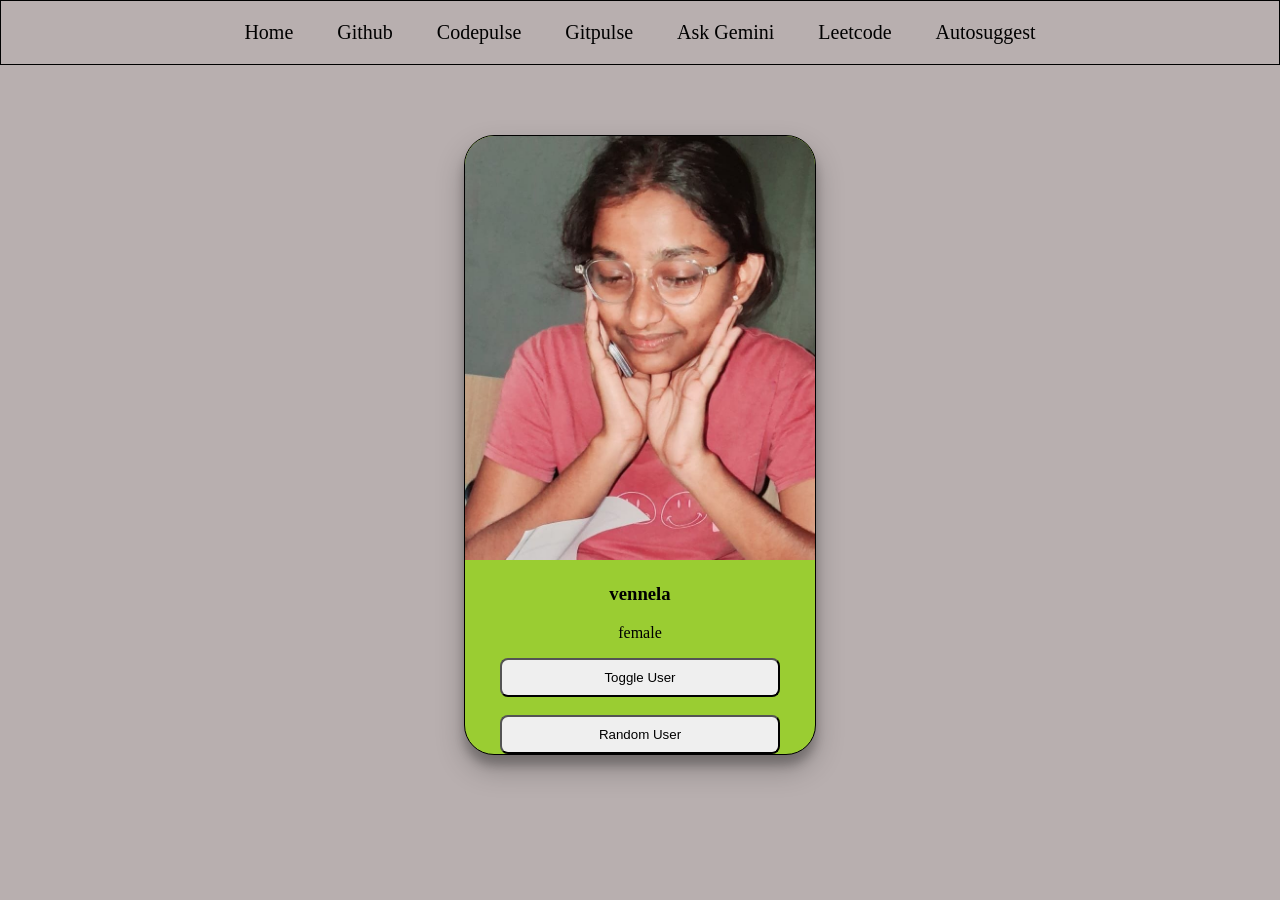
<file: src/main/resources/static/index.html>
<!DOCTYPE html>
<html lang="en">
<head>
    <meta charset="UTF-8">
    <meta name="viewport" content="width=device-width, initial-scale=1.0">
    <title>Auto Suggest</title>
    <link rel="stylesheet" href="index.css">
</head>
<body>
    <!-- <h1>Hello World!</h1> -->
     <div class="navbar">
        <a href="">Home</a>
        <a href="https://github.com/">Github</a>
        <a href="codeforces-stats.html" target="_blank">Codepulse</a>
        <a href="gitpulse.html" target="_blank">Gitpulse</a>
        <a href="ask-gemini.html" target="_blank">Ask Gemini</a>
        <a href="leetcode-stats.html" target="_blank">Leetcode</a>
        <a href="autosuggest.html" target="_blank">Autosuggest</a>
        <!-- <a href="">Leetcode</a> -->
        <!-- <a href="">Autosuggest</a> -->
     </div>

     <div class="card">
        <img id="user-image" src="venni.jpeg" alt="image not found">
        <h3 id="user-name">vennela</h3>
        <p id="user-gender">female</p>

        <button onclick="toggleUser()" >Toggle User</button>
        <br>
        <br>
        <button onclick="randomUser()"> Random User</button>
     </div>
    
</body>
</html>
</file>
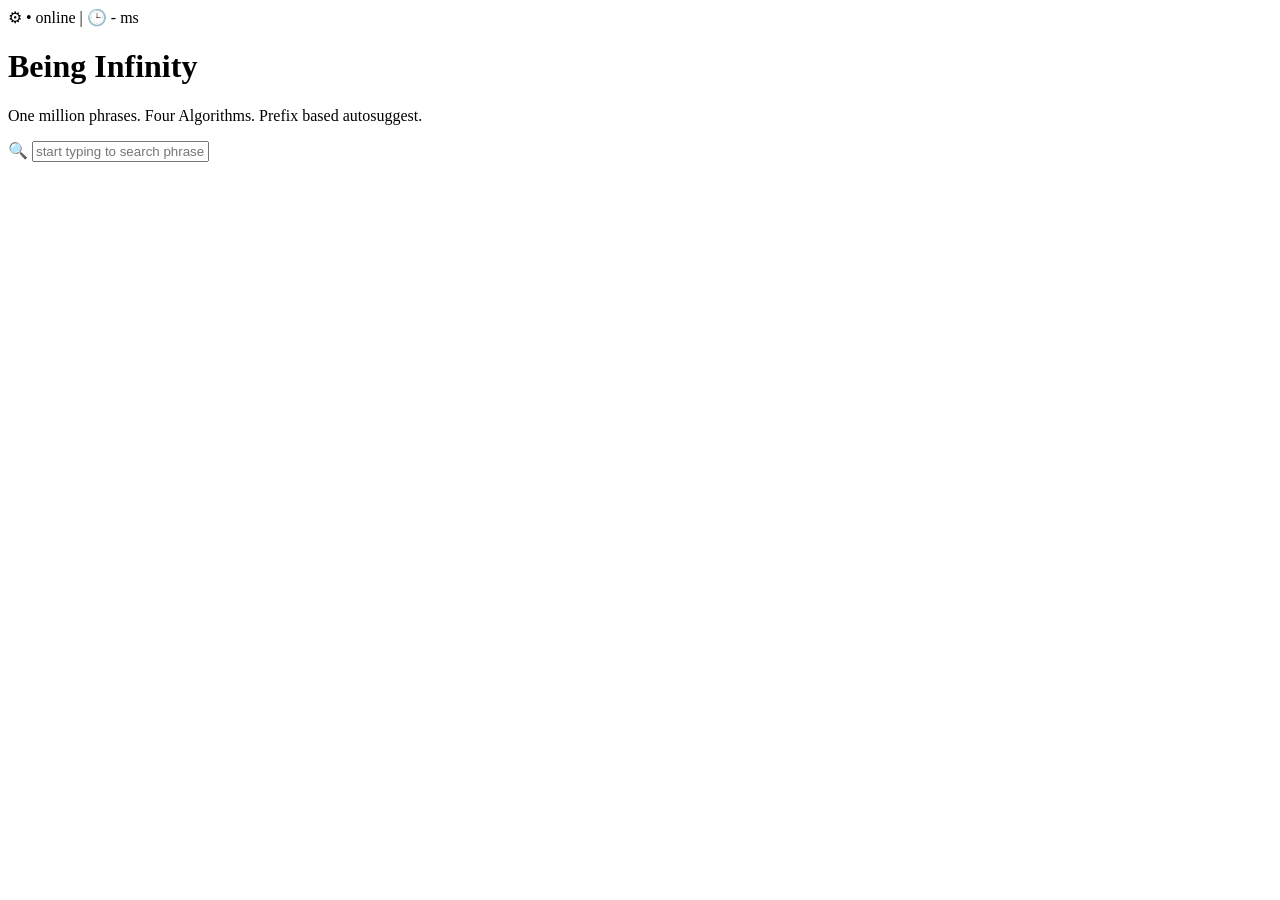
<file: src/main/resources/static/autosuggest.html>
<!DOCTYPE html>
<html lang="en">
<head>
    <meta charset="UTF-8">
    <meta name="viewport" content="width=device-width, initial-scale=1.0">
    <title>Document</title>
    
<body>
    <span>&#9881;</span>
    <span>&#x2022; online | &#x1F552; - ms</span>

    <h1>Being Infinity</h1>
    <p>One million phrases. Four Algorithms.
        Prefix based autosuggest.
    </p>
    <span>&#128269;</span>
    <input type="text" placeholder="start typing to search phrases..">
    <script src="index.js"></script>
</body>
</html>
</file>
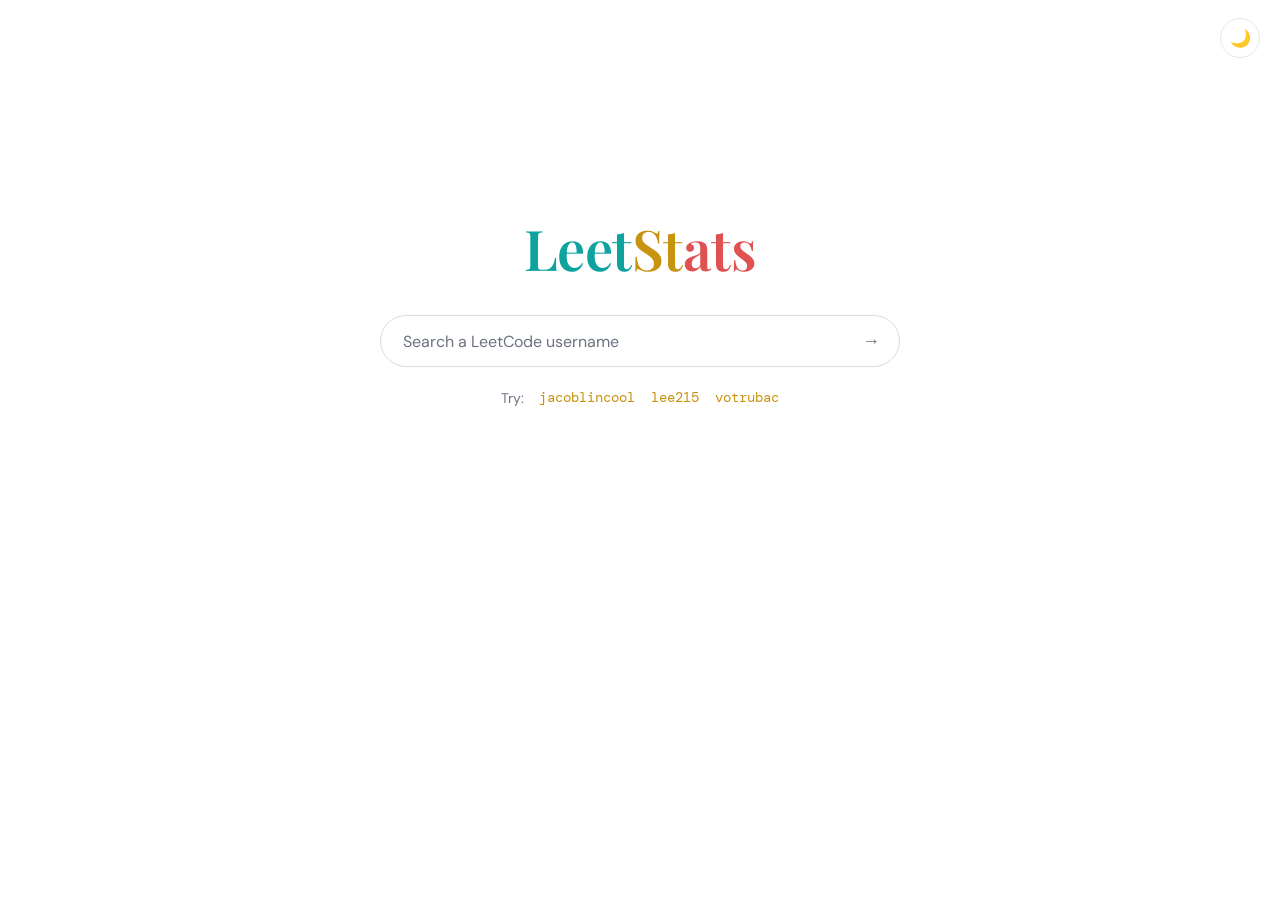
<file: src/main/resources/static/leetcode-stats.html>
<!DOCTYPE html>
<html lang="en" data-theme="light">
<head>
<meta charset="UTF-8">
<meta name="viewport" content="width=device-width, initial-scale=1.0">
<title>LeetStats</title>
<link rel="preconnect" href="https://fonts.googleapis.com">
<link rel="preconnect" href="https://fonts.gstatic.com" crossorigin>
<link href="https://fonts.googleapis.com/css2?family=Playfair+Display:wght@600&family=DM+Sans:wght@400;500;700&family=DM+Mono:wght@400;500&display=swap" rel="stylesheet">
<style>
  :root, [data-theme="light"] {
    --bg: #ffffff;
    --text: #1f2328;
    --muted: #6b7280;
    --line: #e5e7eb;
    --surface: #ffffff;
    --input-border: #dadce0;
    --input-shadow: rgba(32, 33, 36, 0.12);
    --track: #f0f1f3;
    --easy: #0fa39e;
    --medium: #c8930f;
    --hard: #e05252;
    --accent: #c8930f;
    --card-shadow: 0 1px 3px rgba(32, 33, 36, 0.08), 0 8px 28px rgba(32, 33, 36, 0.06);
  }
  [data-theme="dark"] {
    --bg: #0a0b0d;
    --text: #e9e7e2;
    --muted: #8b8f98;
    --line: rgba(255, 255, 255, 0.09);
    --surface: #121418;
    --input-border: rgba(255, 255, 255, 0.14);
    --input-shadow: rgba(0, 0, 0, 0.5);
    --track: rgba(255, 255, 255, 0.08);
    --easy: #3ddad7;
    --medium: #e3b341;
    --hard: #ff6b6b;
    --accent: #e3b341;
    --card-shadow: 0 20px 50px rgba(0, 0, 0, 0.45);
  }

  * { margin: 0; padding: 0; box-sizing: border-box; }

  html, body { height: 100%; }

  body {
    background: var(--bg);
    color: var(--text);
    font-family: "DM Sans", system-ui, sans-serif;
    display: flex;
    flex-direction: column;
    align-items: center;
    transition: background 0.25s, color 0.25s;
  }

  /* theme toggle, top right */
  .theme-toggle {
    position: fixed;
    top: 18px;
    right: 20px;
    width: 40px;
    height: 40px;
    border-radius: 50%;
    border: 1px solid var(--line);
    background: var(--surface);
    color: var(--text);
    font-size: 17px;
    cursor: pointer;
    display: flex;
    align-items: center;
    justify-content: center;
    transition: background 0.25s, border-color 0.25s, transform 0.15s;
    z-index: 10;
  }
  .theme-toggle:hover { transform: scale(1.06); }
  .theme-toggle:focus-visible { outline: 2px solid var(--accent); outline-offset: 2px; }

  main {
    width: 100%;
    max-width: 640px;
    padding: 0 24px 64px;
    display: flex;
    flex-direction: column;
    align-items: center;
    /* Google-style: sits a bit above vertical center when idle */
    margin-top: clamp(96px, 24vh, 210px);
    transition: margin-top 0.45s cubic-bezier(0.3, 0.8, 0.3, 1);
  }
  body.has-result main { margin-top: 72px; }

  .wordmark {
    font-family: "Playfair Display", serif;
    font-weight: 600;
    font-size: clamp(40px, 8vw, 56px);
    letter-spacing: -0.01em;
    margin-bottom: 30px;
    user-select: none;
  }
  .wordmark .l { color: var(--easy); }
  .wordmark .e { color: var(--medium); }
  .wordmark .t { color: var(--hard); }

  /* search */
  .search {
    width: 100%;
    max-width: 520px;
    display: flex;
    align-items: center;
    gap: 12px;
    background: var(--surface);
    border: 1px solid var(--input-border);
    border-radius: 999px;
    padding: 0 8px 0 22px;
    height: 52px;
    transition: box-shadow 0.2s, border-color 0.2s, background 0.25s;
  }
  .search:focus-within {
    box-shadow: 0 2px 10px var(--input-shadow);
    border-color: transparent;
  }
  [data-theme="dark"] .search:focus-within { border-color: var(--accent); box-shadow: none; }

  .search input {
    flex: 1;
    min-width: 0;
    border: none;
    outline: none;
    background: transparent;
    color: var(--text);
    font-family: "DM Mono", monospace;
    font-size: 16px;
  }
  .search input::placeholder { color: var(--muted); font-family: "DM Sans", sans-serif; }

  .search button {
    border: none;
    background: transparent;
    color: var(--muted);
    font-size: 18px;
    width: 40px;
    height: 40px;
    border-radius: 50%;
    cursor: pointer;
    display: flex;
    align-items: center;
    justify-content: center;
    transition: color 0.15s, background 0.15s;
  }
  .search button:hover { color: var(--accent); background: var(--track); }
  .search button:focus-visible { outline: 2px solid var(--accent); outline-offset: 1px; }
  .search button:disabled { opacity: 0.45; cursor: wait; }

  .try {
    margin-top: 20px;
    font-size: 14px;
    color: var(--muted);
    display: flex;
    gap: 14px;
    align-items: center;
    flex-wrap: wrap;
    justify-content: center;
  }
  .try button {
    background: none;
    border: none;
    padding: 2px 1px;
    color: var(--accent);
    font-family: "DM Mono", monospace;
    font-size: 13.5px;
    cursor: pointer;
    border-bottom: 1px dashed transparent;
    transition: border-color 0.15s;
  }
  .try button:hover { border-bottom-color: var(--accent); }
  .try button:focus-visible { outline: 2px solid var(--accent); outline-offset: 2px; }

  /* states */
  .loader {
    margin-top: 52px;
    width: 34px; height: 34px;
    border: 3px solid var(--track);
    border-top-color: var(--accent);
    border-radius: 50%;
    animation: spin 0.8s linear infinite;
  }
  @keyframes spin { to { transform: rotate(360deg); } }

  .error {
    margin-top: 44px;
    text-align: center;
    color: var(--muted);
    font-size: 14.5px;
    line-height: 1.6;
    max-width: 420px;
  }
  .error b { color: var(--hard); font-weight: 700; display: block; margin-bottom: 4px; }

  /* card */
  .card {
    width: 100%;
    margin-top: 44px;
    background: var(--surface);
    border: 1px solid var(--line);
    border-radius: 18px;
    padding: 30px 34px;
    box-shadow: var(--card-shadow);
    animation: rise 0.45s cubic-bezier(0.2, 0.7, 0.3, 1) both;
    transition: background 0.25s, border-color 0.25s;
  }
  @keyframes rise {
    from { opacity: 0; transform: translateY(14px); }
    to   { opacity: 1; transform: translateY(0); }
  }

  .card-head {
    display: flex;
    justify-content: space-between;
    align-items: baseline;
    gap: 10px;
    flex-wrap: wrap;
    margin-bottom: 26px;
  }
  .card-head a {
    font-family: "Playfair Display", serif;
    font-size: 23px;
    font-weight: 600;
    color: var(--text);
    text-decoration: none;
  }
  .card-head a:hover { color: var(--accent); }
  .card-head .rank {
    font-family: "DM Mono", monospace;
    font-size: 13px;
    color: var(--muted);
  }
  .card-head .rank b { color: var(--accent); font-weight: 500; }

  .card-body {
    display: grid;
    grid-template-columns: 168px 1fr;
    gap: 34px;
    align-items: center;
  }

  .ring-wrap { position: relative; width: 168px; height: 168px; margin: 0 auto; }
  .ring-wrap svg { transform: rotate(-90deg); display: block; }
  .ring-track { fill: none; stroke: var(--track); stroke-width: 9; }
  .ring-fill {
    fill: none;
    stroke: var(--accent);
    stroke-width: 9;
    stroke-linecap: round;
    transition: stroke-dashoffset 1.1s cubic-bezier(0.3, 0.8, 0.3, 1), stroke 0.25s;
  }
  .ring-center {
    position: absolute; inset: 0;
    display: flex; flex-direction: column;
    align-items: center; justify-content: center;
  }
  .ring-center .big {
    font-family: "DM Mono", monospace;
    font-size: 36px;
    line-height: 1;
  }
  .ring-center .small {
    color: var(--muted);
    font-size: 11.5px;
    margin-top: 6px;
    letter-spacing: 0.06em;
    text-transform: uppercase;
  }

  .bars { display: flex; flex-direction: column; gap: 18px; }
  .bar-top {
    display: flex;
    justify-content: space-between;
    align-items: baseline;
    margin-bottom: 7px;
  }
  .bar-top .label {
    font-size: 12.5px;
    font-weight: 700;
    letter-spacing: 0.09em;
    text-transform: uppercase;
  }
  .bar-top .nums {
    font-family: "DM Mono", monospace;
    font-size: 13px;
    color: var(--muted);
  }
  .bar-top .nums b { color: var(--text); font-weight: 500; }
  .bar-track { height: 7px; border-radius: 99px; background: var(--track); overflow: hidden; }
  .bar-fill { height: 100%; width: 0; border-radius: 99px; transition: width 1.1s cubic-bezier(0.3, 0.8, 0.3, 1); }
  .easy   .label { color: var(--easy); }   .easy   .bar-fill { background: var(--easy); }
  .medium .label { color: var(--medium); } .medium .bar-fill { background: var(--medium); }
  .hard   .label { color: var(--hard); }   .hard   .bar-fill { background: var(--hard); }

  .hidden { display: none !important; }

  @media (max-width: 540px) {
    .card { padding: 24px 20px; }
    .card-body { grid-template-columns: 1fr; gap: 26px; }
  }

  @media (prefers-reduced-motion: reduce) {
    * { animation: none !important; transition: none !important; }
  }
</style>
</head>
<body>
  <button class="theme-toggle" id="theme-toggle" aria-label="Switch theme" title="Switch theme">🌙</button>

  <main>
    <h1 class="wordmark"><span class="l">Leet</span><span class="e">St</span><span class="t">ats</span></h1>

    <div class="search">
      <input id="username" type="text" placeholder="Search a LeetCode username" autocomplete="off" spellcheck="false" aria-label="LeetCode username">
      <button id="go" aria-label="Fetch stats" title="Fetch stats">→</button>
    </div>

    <div class="try">
      <span>Try:</span>
      <button data-u="jacoblincool">jacoblincool</button>
      <button data-u="lee215">lee215</button>
      <button data-u="votrubac">votrubac</button>
    </div>

    <div id="loading" class="loader hidden" role="status" aria-label="Loading"></div>

    <div id="error" class="error hidden" role="alert">
      <b>Couldn't fetch that profile</b>
      <span id="error-msg"></span>
    </div>

    <section id="card" class="card hidden" aria-live="polite">
      <div class="card-head">
        <a id="profile-link" href="#" target="_blank" rel="noopener"></a>
        <span class="rank">Rank <b id="ranking">—</b></span>
      </div>
      <div class="card-body">
        <div class="ring-wrap">
          <svg width="168" height="168" viewBox="0 0 168 168" aria-hidden="true">
            <circle class="ring-track" cx="84" cy="84" r="74"></circle>
            <circle class="ring-fill" id="ring" cx="84" cy="84" r="74"></circle>
          </svg>
          <div class="ring-center">
            <div class="big" id="total-solved">0</div>
            <div class="small" id="total-label">solved</div>
          </div>
        </div>
        <div class="bars">
          <div class="bar-row easy">
            <div class="bar-top"><span class="label">Easy</span>
              <span class="nums"><b id="easy-solved">0</b> / <span id="easy-total">0</span></span></div>
            <div class="bar-track"><div class="bar-fill" id="easy-bar"></div></div>
          </div>
          <div class="bar-row medium">
            <div class="bar-top"><span class="label">Medium</span>
              <span class="nums"><b id="medium-solved">0</b> / <span id="medium-total">0</span></span></div>
            <div class="bar-track"><div class="bar-fill" id="medium-bar"></div></div>
          </div>
          <div class="bar-row hard">
            <div class="bar-top"><span class="label">Hard</span>
              <span class="nums"><b id="hard-solved">0</b> / <span id="hard-total">0</span></span></div>
            <div class="bar-track"><div class="bar-fill" id="hard-bar"></div></div>
          </div>
        </div>
      </div>
    </section>
  </main>

<script>
(function () {
  "use strict";

  /* ---------- theme ---------- */
  var root = document.documentElement;
  var toggle = document.getElementById("theme-toggle");
  var prefersDark = window.matchMedia("(prefers-color-scheme: dark)").matches;
  setTheme(prefersDark ? "dark" : "light");

  function setTheme(t) {
    root.setAttribute("data-theme", t);
    toggle.textContent = t === "dark" ? "☀️" : "🌙";
  }
  toggle.addEventListener("click", function () {
    setTheme(root.getAttribute("data-theme") === "dark" ? "light" : "dark");
  });

  /* ---------- elements ---------- */
  var input = document.getElementById("username");
  var goBtn = document.getElementById("go");
  var loadingEl = document.getElementById("loading");
  var errorEl = document.getElementById("error");
  var errorMsg = document.getElementById("error-msg");
  var cardEl = document.getElementById("card");

  var RING_R = 74;
  var RING_C = 2 * Math.PI * RING_R;
  var ring = document.getElementById("ring");
  ring.setAttribute("stroke-dasharray", RING_C);
  ring.setAttribute("stroke-dashoffset", RING_C);

  /* ---------- data sources (tried in order) ---------- */
  var SOURCES = [
    {
      url: function (u) { return "https://leetcode-api-faisalshohag.vercel.app/" + encodeURIComponent(u); },
      parse: function (d) {
        if (!d || d.errors || d.totalSolved === undefined) return null;
        return pick(d);
      }
    },
    {
      url: function (u) { return "https://alfa-leetcode-api.onrender.com/userProfile/" + encodeURIComponent(u); },
      parse: function (d) {
        if (!d || d.errors || d.totalSolved === undefined) return null;
        return pick(d);
      }
    },
    {
      url: function (u) { return "https://leetcode-stats-api.herokuapp.com/" + encodeURIComponent(u); },
      parse: function (d) {
        if (!d || d.status !== "success") return null;
        return pick(d);
      }
    }
  ];

  function pick(d) {
    return {
      totalSolved: d.totalSolved, totalQuestions: d.totalQuestions,
      easySolved: d.easySolved, totalEasy: d.totalEasy,
      mediumSolved: d.mediumSolved, totalMedium: d.totalMedium,
      hardSolved: d.hardSolved, totalHard: d.totalHard,
      ranking: d.ranking
    };
  }

  function fetchWithTimeout(url, ms) {
    var ctrl = new AbortController();
    var t = setTimeout(function () { ctrl.abort(); }, ms);
    return fetch(url, { signal: ctrl.signal })
      .then(function (r) { return r.json(); })
      .finally(function () { clearTimeout(t); });
  }

  function fetchStats(username) {
    var i = 0;
    function tryNext() {
      if (i >= SOURCES.length) return Promise.reject(new Error("all sources failed"));
      var src = SOURCES[i++];
      return fetchWithTimeout(src.url(username), 12000)
        .then(function (json) {
          var parsed = src.parse(json);
          return parsed || tryNext();
        })
        .catch(function () { return tryNext(); });
    }
    return tryNext();
  }

  /* ---------- rendering ---------- */
  function fmt(n) {
    if (n === null || n === undefined || isNaN(n)) return "—";
    return Number(n).toLocaleString("en-US");
  }

  function countUp(el, target, ms) {
    var reduce = window.matchMedia("(prefers-reduced-motion: reduce)").matches;
    if (reduce || !target) { el.textContent = fmt(target || 0); return; }
    var start = performance.now();
    (function step(now) {
      var p = Math.min(((now || performance.now()) - start) / ms, 1);
      var eased = 1 - Math.pow(1 - p, 3);
      el.textContent = fmt(Math.round(target * eased));
      if (p < 1) requestAnimationFrame(step);
    })();
  }

  function setBar(id, solved, total) {
    var pct = total > 0 ? (solved / total) * 100 : 0;
    document.getElementById(id).style.width = Math.max(pct, solved > 0 ? 2 : 0) + "%";
  }

  function render(username, s) {
    var link = document.getElementById("profile-link");
    link.textContent = username;
    link.href = "https://leetcode.com/u/" + encodeURIComponent(username) + "/";

    document.getElementById("ranking").textContent = "#" + fmt(s.ranking);
    document.getElementById("total-label").textContent = "of " + fmt(s.totalQuestions);
    document.getElementById("easy-solved").textContent = fmt(s.easySolved);
    document.getElementById("easy-total").textContent = fmt(s.totalEasy);
    document.getElementById("medium-solved").textContent = fmt(s.mediumSolved);
    document.getElementById("medium-total").textContent = fmt(s.totalMedium);
    document.getElementById("hard-solved").textContent = fmt(s.hardSolved);
    document.getElementById("hard-total").textContent = fmt(s.totalHard);

    document.body.classList.add("has-result");
    cardEl.classList.remove("hidden");

    requestAnimationFrame(function () {
      requestAnimationFrame(function () {
        countUp(document.getElementById("total-solved"), s.totalSolved, 1100);
        var pct = s.totalQuestions > 0 ? s.totalSolved / s.totalQuestions : 0;
        ring.setAttribute("stroke-dashoffset", RING_C * (1 - pct));
        setBar("easy-bar", s.easySolved, s.totalEasy);
        setBar("medium-bar", s.mediumSolved, s.totalMedium);
        setBar("hard-bar", s.hardSolved, s.totalHard);
      });
    });
  }

  function resetCard() {
    ring.setAttribute("stroke-dashoffset", RING_C);
    ["easy-bar", "medium-bar", "hard-bar"].forEach(function (id) {
      document.getElementById(id).style.width = "0";
    });
    document.getElementById("total-solved").textContent = "0";
  }

  /* ---------- flow ---------- */
  var busy = false;

  function lookup(username) {
    username = (username || "").trim();
    if (!username || busy) return;
    busy = true;

    input.value = username;
    goBtn.disabled = true;
    errorEl.classList.add("hidden");
    cardEl.classList.add("hidden");
    resetCard();
    loadingEl.classList.remove("hidden");

    fetchStats(username)
      .then(function (stats) {
        loadingEl.classList.add("hidden");
        render(username, stats);
      })
      .catch(function () {
        loadingEl.classList.add("hidden");
        errorMsg.textContent = 'No stats found for "' + username +
          '". Check the spelling, or the public stats APIs may be briefly busy — try again in a moment.';
        errorEl.classList.remove("hidden");
      })
      .finally(function () {
        goBtn.disabled = false;
        busy = false;
      });
  }

  goBtn.addEventListener("click", function () { lookup(input.value); });
  input.addEventListener("keydown", function (e) { if (e.key === "Enter") lookup(input.value); });
  document.querySelectorAll(".try button").forEach(function (b) {
    b.addEventListener("click", function () { lookup(b.dataset.u); });
  });
})();
</script>
</body>
</html>
</file>
<file: src/main/resources/static/index.css>
body{
    margin:0px;
    background-color:rgb(184,175,175)
}
    h1{
    color:blue
}

.navbar{
    border-style:solid;
    border-width:1px;
    border-color:black;
    padding:20px;
    text-align:center;
}
.navbar a{
    padding:20px;
    text-decoration: none;
    color:black;
    font-size: 20px;
}
.navbar a:hover{
    color:blue;
    background-color:aqua;
}
.card{
    border:1px solid black;
    width: 350px;
    border-radius:30px;
    text-align:center;
    margin-top: 70px;
    overflow:hidden;
    margin-left:auto;
    margin-right:auto;
    box-shadow: rgba(0, 0, 0, 0.25) 0px 14px 28px, rgba(0, 0, 0, 0.22) 0px 10px 10px;
    background-color:yellowgreen;


}
.card img{
    /* width:300px; */
    width:100%;
}
.card button{
    padding:10px;
    width:80%;
    border-radius:8px;
}
</file>
